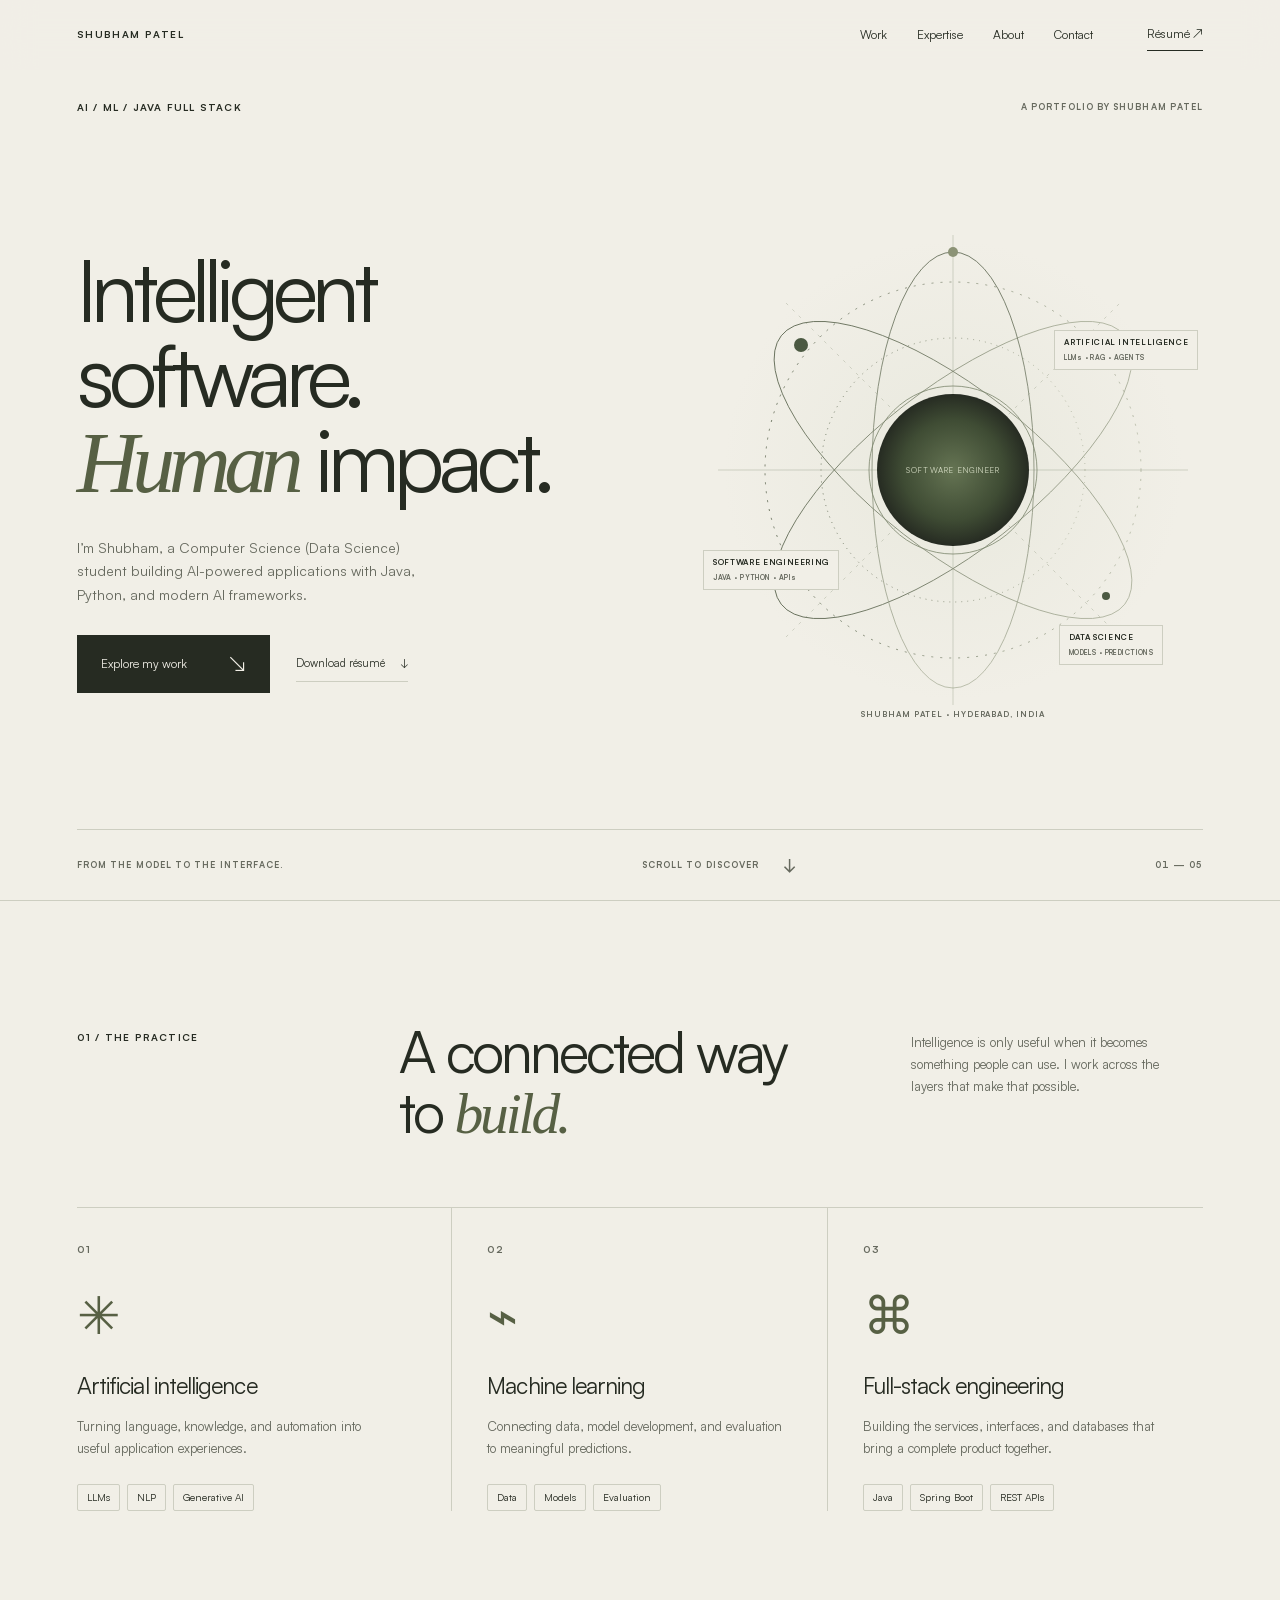
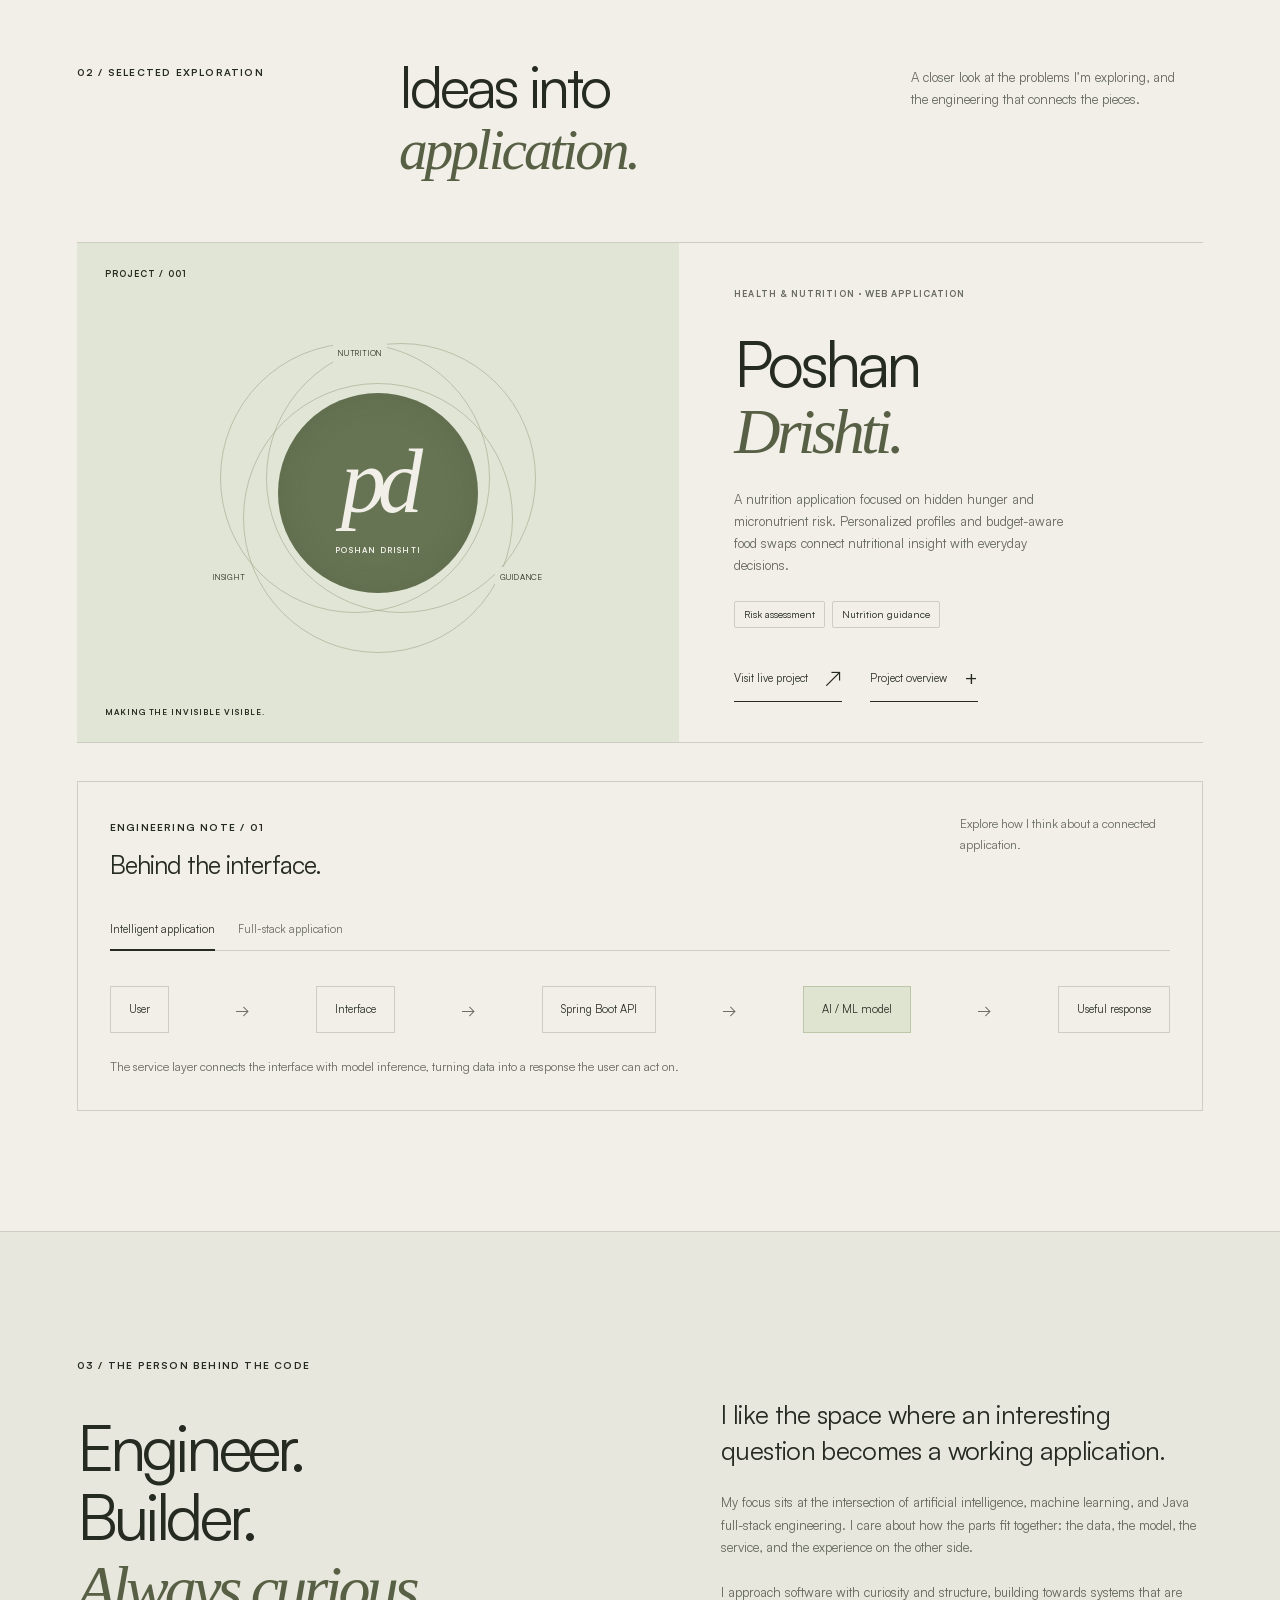
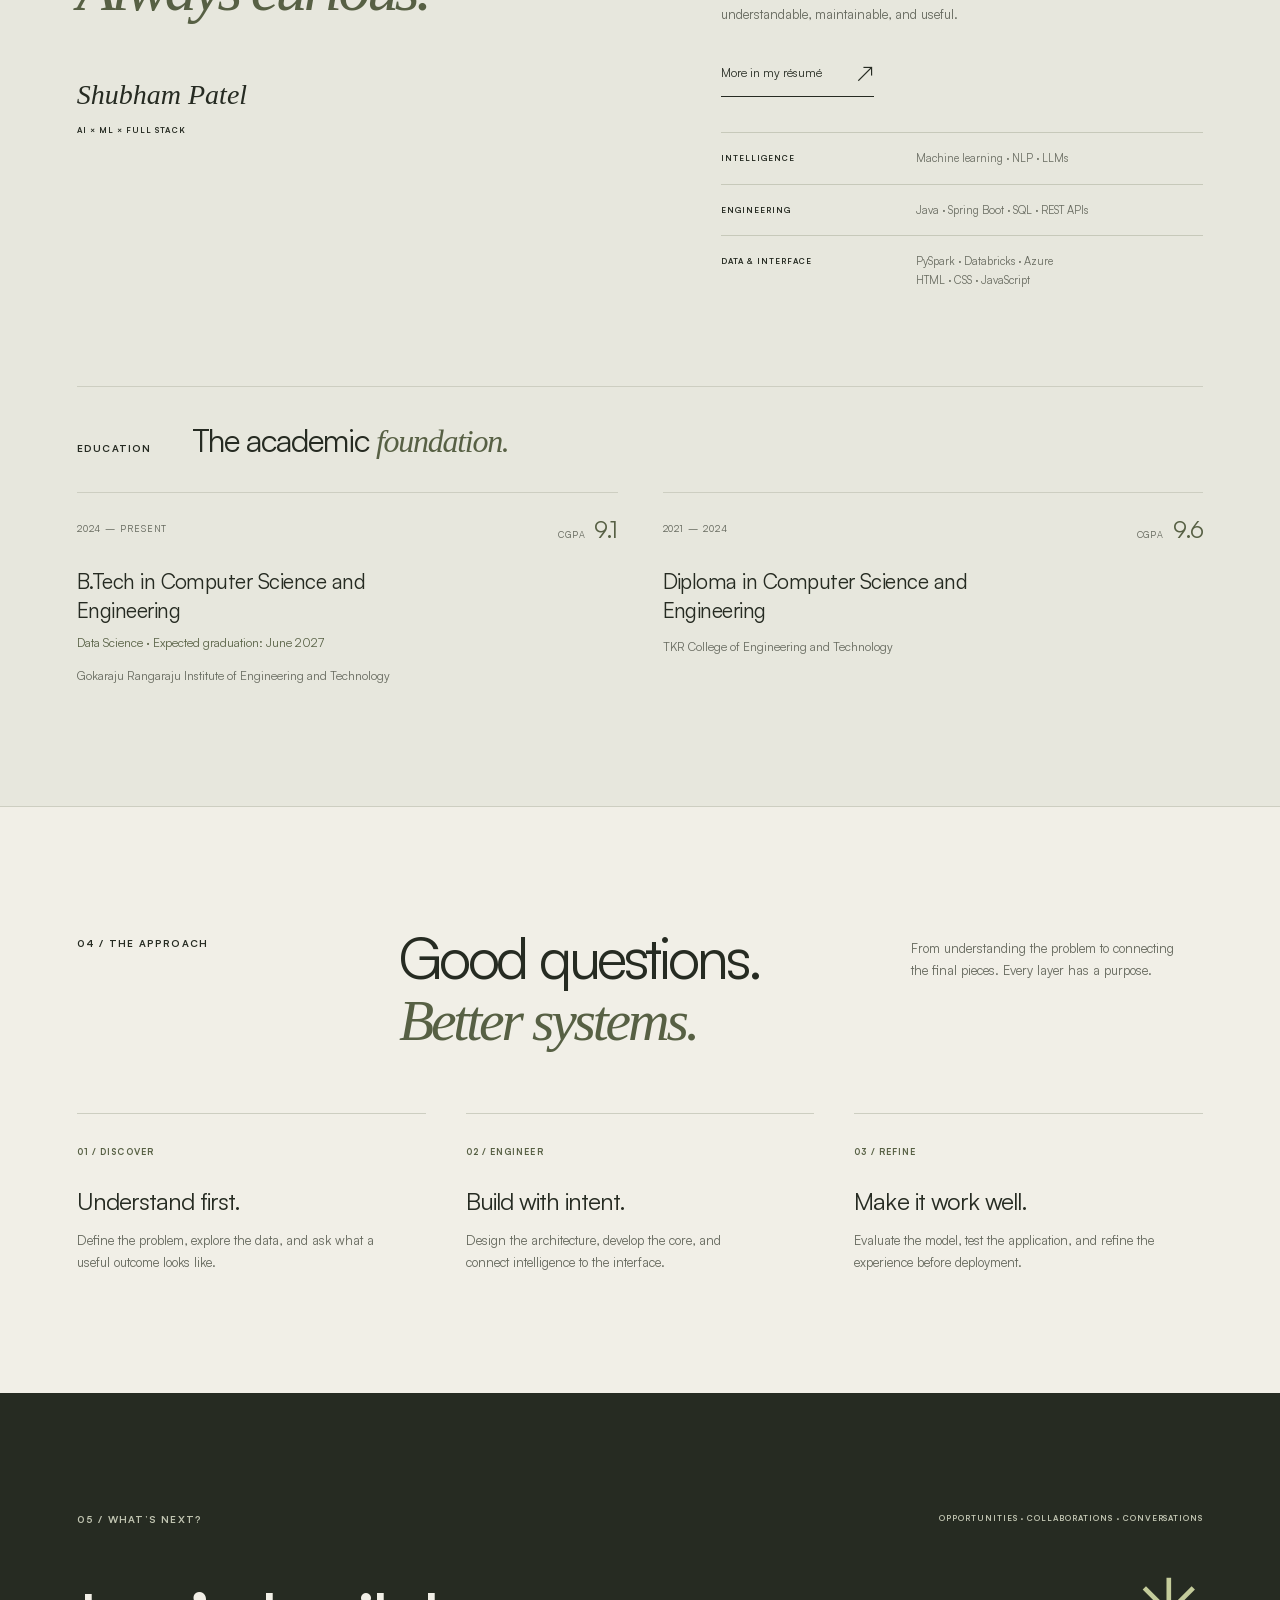
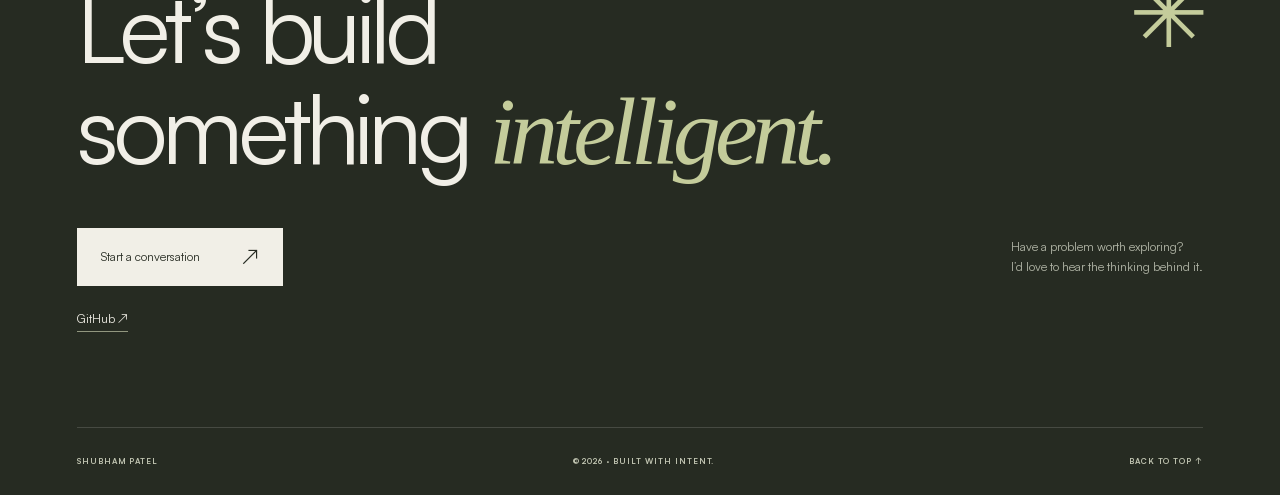
<file: public/index.html>
<!doctype html>
<html lang="en">
<head>
  <meta charset="utf-8">
  <meta name="viewport" content="width=device-width, initial-scale=1">
  <meta name="theme-color" content="#f1efe7">
  <meta name="description" content="Shubham Patel — AI, machine learning and Java full-stack engineering. Thoughtful software, from intelligence to interface.">
  <title>Shubham Patel — Intelligent Software, Thoughtfully Built</title>
  <link rel="icon" href="assets/favicon.svg" type="image/svg+xml">
  <link rel="stylesheet" href="styles.css">
  <script src="script.js" defer></script>
</head>
<body>
  <a class="skip-link" href="#main">Skip to content</a>
  <div class="reading-progress" aria-hidden="true"></div>
  <header class="header">
    <a class="wordmark" href="#home" aria-label="Shubham Patel, home"><span class="wordmark-name">SHUBHAM PATEL</span></a>
    <button class="menu-toggle" aria-expanded="false" aria-controls="navigation">Menu <span aria-hidden="true">+</span></button>
    <nav id="navigation" aria-label="Main navigation">
      <a href="#work">Work</a><a href="#capabilities">Expertise</a><a href="#about">About</a><a href="#contact">Contact</a>
      <a class="resume-link" data-resume href="assets/documents/Shubham-Patel-Resume.pdf" target="_blank" rel="noopener noreferrer">Résumé <span aria-hidden="true">↗</span></a>
    </nav>
  </header>
  <main id="main">
    <section class="hero wrap" id="home" aria-labelledby="hero-title">
      <div class="hero-kicker"><span class="eyebrow">AI / ML / JAVA FULL STACK</span><span class="edition">A PORTFOLIO BY SHUBHAM PATEL</span></div>
      <div class="hero-composition">
        <div class="hero-copy">
          <h1 id="hero-title">Intelligent<br>software.<br><em>Human</em> impact.</h1>
          <p class="hero-description">I’m Shubham, a Computer Science (Data Science) student building AI-powered applications with Java, Python, and modern AI frameworks.</p>
          <div class="hero-actions"><a class="button dark" href="#work">Explore my work <span aria-hidden="true">↘</span></a><a class="hero-resume" href="assets/documents/Shubham-Patel-Resume.pdf" download="Shubham-Patel-Resume.pdf">Download résumé <span aria-hidden="true">↓</span></a></div>
        </div>
        <div class="hero-art" aria-hidden="true">
          <svg class="orbital" viewBox="0 0 500 500" fill="none">
            <defs><radialGradient id="core"><stop stop-color="#657453"/><stop offset=".66" stop-color="#3f4c34"/><stop offset="1" stop-color="#262b22"/></radialGradient><linearGradient id="orbit"><stop stop-color="#555f49"/><stop offset="1" stop-color="#adb29d"/></linearGradient></defs>
            <g class="orbit-lines" stroke="url(#orbit)" stroke-width=".8">
              <circle cx="250" cy="250" r="188" stroke-dasharray="2 7"/>
              <ellipse cx="250" cy="250" rx="218" ry="81" transform="rotate(-38 250 250)"/>
              <ellipse cx="250" cy="250" rx="218" ry="81" transform="rotate(38 250 250)"/>
              <ellipse cx="250" cy="250" rx="218" ry="81" transform="rotate(90 250 250)"/>
              <circle cx="250" cy="250" r="132" stroke-dasharray="1 5"/>
            </g>
            <g stroke="#7c866c" stroke-width=".6" opacity=".5"><path d="M250 15V485M15 250H485"/><path d="M83 83L417 417M83 417L417 83" stroke-dasharray="3 6"/></g>
            <circle cx="250" cy="250" r="84" stroke="#7c866c" stroke-width=".8"/>
            <circle cx="250" cy="250" r="76" fill="url(#core)"/>
            <text x="250" y="253" text-anchor="middle" fill="#d4dbc3" font-family="Satoshi,Arial,sans-serif" font-size="8" letter-spacing="1.2">SOFTWARE ENGINEER</text>
            <g class="orbit-dot"><circle cx="98" cy="125" r="7" fill="#4b5942"/><circle cx="403" cy="376" r="4" fill="#4b5942"/><circle cx="250" cy="32" r="5" fill="#8c9376"/></g>
          </svg>
          <span class="art-label label-ai"><strong>ARTIFICIAL INTELLIGENCE</strong><small>LLMs · RAG · AGENTS</small></span><span class="art-label label-code"><strong>SOFTWARE ENGINEERING</strong><small>JAVA · PYTHON · APIs</small></span><span class="art-label label-product"><strong>DATA SCIENCE</strong><small>MODELS · PREDICTIONS</small></span>
          <span class="art-caption">SHUBHAM PATEL · HYDERABAD, INDIA</span>
        </div>
      </div>
      <div class="hero-bottom"><span>FROM THE MODEL TO THE INTERFACE.</span><a href="#capabilities">SCROLL TO DISCOVER <span aria-hidden="true">↓</span></a><span class="hero-number">01 — 05</span></div>
    </section>

    <section class="expertise section wrap" id="capabilities" aria-labelledby="expertise-title">
      <div class="section-heading reveal"><span class="eyebrow">01 / THE PRACTICE</span><h2 id="expertise-title">A connected way<br>to <em>build.</em></h2><p>Intelligence is only useful when it becomes something people can use. I work across the layers that make that possible.</p></div>
      <div class="expertise-grid">
        <article class="expertise-item reveal"><span class="item-number">01</span><span class="expertise-symbol" aria-hidden="true">✳</span><h3>Artificial intelligence</h3><p>Turning language, knowledge, and automation into useful application experiences.</p><div class="tags"><span>LLMs</span><span>NLP</span><span>Generative AI</span></div></article>
        <article class="expertise-item reveal"><span class="item-number">02</span><span class="expertise-symbol" aria-hidden="true">⌁</span><h3>Machine learning</h3><p>Connecting data, model development, and evaluation to meaningful predictions.</p><div class="tags"><span>Data</span><span>Models</span><span>Evaluation</span></div></article>
        <article class="expertise-item reveal"><span class="item-number">03</span><span class="expertise-symbol" aria-hidden="true">⌘</span><h3>Full-stack engineering</h3><p>Building the services, interfaces, and databases that bring a complete product together.</p><div class="tags"><span>Java</span><span>Spring Boot</span><span>REST APIs</span></div></article>
      </div>
    </section>

    <section class="work section wrap" id="work" aria-labelledby="work-title">
      <div class="section-heading reveal"><span class="eyebrow">02 / SELECTED EXPLORATION</span><h2 id="work-title">Ideas into<br><em>application.</em></h2><p>A closer look at the problems I’m exploring, and the engineering that connects the pieces.</p></div>
      <article class="project reveal">
        <div class="project-visual"><span class="eyebrow">PROJECT / 001</span><div class="nutrition-art" aria-hidden="true"><div class="nutrition-ring ring-one"></div><div class="nutrition-ring ring-two"></div><div class="nutrition-ring ring-three"></div><div class="nutrition-core">pd<span>POSHAN DRISHTI</span></div><span class="nutrition-label nl-one">NUTRITION</span><span class="nutrition-label nl-two">INSIGHT</span><span class="nutrition-label nl-three">GUIDANCE</span></div><span class="visual-caption">MAKING THE INVISIBLE VISIBLE.</span></div>
        <div class="project-copy"><span class="eyebrow">HEALTH & NUTRITION · WEB APPLICATION</span><h3>Poshan<br><em>Drishti.</em></h3><p>A nutrition application focused on hidden hunger and micronutrient risk. Personalized profiles and budget-aware food swaps connect nutritional insight with everyday decisions.</p><div class="tags"><span>Risk assessment</span><span>Nutrition guidance</span></div><div class="project-links"><a class="text-link" href="https://poshan-drishti-ivory.vercel.app/" target="_blank" rel="noopener noreferrer">Visit live project <span aria-hidden="true">↗</span></a><button class="text-link" id="project-open">Project overview <span aria-hidden="true">+</span></button></div></div>
      </article>
      <div class="system-lab reveal">
        <div class="lab-heading"><div><span class="eyebrow">ENGINEERING NOTE / 01</span><h3>Behind the interface.</h3></div><p>Explore how I think about a connected application.</p></div>
        <div class="system-controls" role="tablist" aria-label="Application architecture"><button role="tab" id="tab-intelligence" aria-controls="architecture-panel" aria-selected="true" data-system="intelligence">Intelligent application</button><button role="tab" id="tab-fullstack" aria-controls="architecture-panel" aria-selected="false" tabindex="-1" data-system="fullstack">Full-stack application</button></div>
        <div id="architecture-panel" role="tabpanel" aria-labelledby="tab-intelligence" tabindex="0"><div class="system-flow"><span>User</span><b aria-hidden="true">→</b><span>Interface</span><b aria-hidden="true">→</b><span>Spring Boot API</span><b aria-hidden="true">→</b><span class="system-dynamic">AI / ML model</span><b aria-hidden="true">→</b><span>Useful response</span></div><p class="system-description">The service layer connects the interface with model inference, turning data into a response the user can act on.</p></div>
      </div>
    </section>

    <section class="about section" id="about" aria-labelledby="about-title"><div class="wrap about-grid"><div class="about-title reveal"><span class="eyebrow">03 / THE PERSON BEHIND THE CODE</span><h2 id="about-title">Engineer.<br>Builder.<br><em>Always curious.</em></h2><div class="about-signature">Shubham Patel<span>AI × ML × FULL STACK</span></div></div><div class="about-content reveal"><p class="large-copy">I like the space where an interesting question becomes a working application.</p><p>My focus sits at the intersection of artificial intelligence, machine learning, and Java full-stack engineering. I care about how the parts fit together: the data, the model, the service, and the experience on the other side.</p><p>I approach software with curiosity and structure, building towards systems that are understandable, maintainable, and useful.</p><a class="text-link" data-resume href="assets/documents/Shubham-Patel-Resume.pdf" target="_blank" rel="noopener noreferrer">More in my résumé <span aria-hidden="true">↗</span></a><div class="stack-list"><div><span>INTELLIGENCE</span><p>Machine learning · NLP · LLMs</p></div><div><span>ENGINEERING</span><p>Java · Spring Boot · SQL · REST APIs</p></div><div><span>DATA & INTERFACE</span><p>PySpark · Databricks · Azure<br>HTML · CSS · JavaScript</p></div></div></div></div>
      <div class="wrap education" aria-labelledby="education-title">
        <div class="education-heading reveal">
          <span class="eyebrow">EDUCATION</span>
          <h3 id="education-title">The academic <em>foundation.</em></h3>
        </div>
        <div class="education-grid">
          <article class="education-item reveal">
            <div class="education-meta"><span>2024 — PRESENT</span><span class="education-grade">CGPA <strong>9.1</strong></span></div>
            <h4>B.Tech in Computer Science and Engineering</h4>
            <p class="education-specialization">Data Science · Expected graduation: June 2027</p>
            <p class="education-college">Gokaraju Rangaraju Institute of Engineering and Technology</p>
          </article>
          <article class="education-item reveal">
            <div class="education-meta"><span>2021 — 2024</span><span class="education-grade">CGPA <strong>9.6</strong></span></div>
            <h4>Diploma in Computer Science and Engineering</h4>
            <p class="education-college">TKR College of Engineering and Technology</p>
          </article>
        </div>
      </div>
    </section>

    <section class="process section wrap" aria-labelledby="process-title"><div class="section-heading reveal"><span class="eyebrow">04 / THE APPROACH</span><h2 id="process-title">Good questions.<br><em>Better systems.</em></h2><p>From understanding the problem to connecting the final pieces. Every layer has a purpose.</p></div><div class="process-grid"><article class="reveal"><span>01 / DISCOVER</span><h3>Understand first.</h3><p>Define the problem, explore the data, and ask what a useful outcome looks like.</p></article><article class="reveal"><span>02 / ENGINEER</span><h3>Build with intent.</h3><p>Design the architecture, develop the core, and connect intelligence to the interface.</p></article><article class="reveal"><span>03 / REFINE</span><h3>Make it work well.</h3><p>Evaluate the model, test the application, and refine the experience before deployment.</p></article></div></section>

    <section class="contact section" id="contact" aria-labelledby="contact-title"><div class="wrap"><div class="contact-top reveal"><span class="eyebrow">05 / WHAT’S NEXT?</span><span>OPPORTUNITIES · COLLABORATIONS · CONVERSATIONS</span></div><h2 class="reveal" id="contact-title">Let’s build<br>something <em>intelligent.</em><span class="contact-star" aria-hidden="true">✳</span></h2><div class="contact-actions reveal" id="contact-actions"><a class="button light" href="mailto:shubhampatel150805@gmail.com">Start a conversation <span aria-hidden="true">↗</span></a><p>Have a problem worth exploring?<br>I’d love to hear the thinking behind it.</p></div><footer><a href="#home">SHUBHAM PATEL</a><span>© <span id="year">2026</span> · BUILT WITH INTENT.</span><a href="#home">BACK TO TOP ↑</a></footer></div></section>
  </main>
  <dialog id="project-dialog" aria-labelledby="dialog-title"><div class="dialog-top"><span class="eyebrow">PROJECT OVERVIEW / 001</span><button class="dialog-close" aria-label="Close project details">×</button></div><h2 id="dialog-title">Poshan <em>Drishti.</em></h2><p class="large-copy">Hidden hunger risk assessment & nutrition guidance.</p><p>The live application introduces personalized nutrition profiles, a nutritional risk simulation, and budget-aware food swaps, with an IFCT 2017 food library and similarity matching.</p><div class="dialog-details"><h3>The focus</h3><p>Connecting risk assessment with understandable nutrition guidance.</p><h3>Explore the application</h3><p>Visit the live project to explore the experience. A detailed engineering case study will follow.</p><a class="text-link" href="https://poshan-drishti-ivory.vercel.app/" target="_blank" rel="noopener noreferrer">Open Poshan Drishti <span aria-hidden="true">↗</span></a></div><button class="button dark dialog-close">Back to the portfolio <span aria-hidden="true">↙</span></button></dialog>
</body>
</html>
</file>
<file: public/styles.css>
@font-face {
  font-family:Satoshi;
  src:url('assets/fonts/Satoshi-Regular.woff2') format('woff2');
  font-weight:400;
  font-display:swap;
}
@font-face {
  font-family:Satoshi;
  src:url('assets/fonts/Satoshi-Bold.woff2') format('woff2');
  font-weight:700;
  font-display:swap;
}
:root {
  --paper:#f1efe7;
  --ink:#262b22;
  --muted:#66695e;
  --line:#cdcec1;
  --olive:#576044;
  --ease:cubic-bezier(.22,1,.36,1);
  --header-height:70px;
}
* {
  box-sizing:border-box;
}
html {
  scroll-behavior:smooth;
  scroll-padding-top:calc(var(--header-height) + 24px);
}
body {
  margin:0;
  background:var(--paper);
  color:var(--ink);
  font-family:Satoshi,Arial,sans-serif;
  -webkit-font-smoothing:antialiased;
}
::selection {
  background:#cbd2ae;
  color:var(--ink);
}
a {
  color:inherit;
  text-decoration:none;
}
button {
  font:inherit;
  color:inherit;
  cursor:pointer;
}
button,a {
  -webkit-tap-highlight-color:transparent;
}
button:focus-visible,a:focus-visible,[tabindex]:focus-visible {
  outline:2px solid var(--olive);
  outline-offset:6px;
}
button {
  border:0;
}
p {
  line-height:1.7;
}
h1,h2,h3,p {
  margin:0;
}
h1,h2,h3 {
  font-weight:400;
}
em {
  font-family:Georgia,'Times New Roman',serif;
  font-weight:400;
}
svg {
  display:block;
  max-width:100%;
}
.wrap {
  max-width:1440px;
  margin:auto;
  padding-inline:6%;
}
.section {
  --section-space:120px;
  padding-block:var(--section-space);
  /* Align anchor navigation to the content rather than its decorative top padding. */
  scroll-margin-top:calc(-1 * var(--anchor-inset, var(--section-space)));
}
.eyebrow,.edition,.hero-bottom,.art-caption,.art-label,.item-number,.visual-caption,.project-note,.process-grid article>span,.stack-list>div>span,.contact-top>span:last-child,footer {
  font-size:10px;
  letter-spacing:.12em;
  font-weight:700;
}
.header {
  height:var(--header-height);
  padding-inline:6%;
  display:flex;
  align-items:center;
  justify-content:space-between;
  position:sticky;
  top:0;
  z-index:20;
  background:rgba(241,239,231,.94);
  border-bottom:1px solid transparent;
  transition:border-color .3s,box-shadow .3s;
  backdrop-filter:blur(16px);
}
.header.scrolled {
  border-color:var(--line);
  box-shadow:0 4px 30px #262b2205;
}
.wordmark {
  display:flex;
  align-items:center;
  font-family:Georgia,serif;
  font-size:35px;
  letter-spacing:-3px;
}
.wordmark-name {
  margin-left:0;
  font:700 10px Satoshi,Arial,sans-serif;
  letter-spacing:.14em;
}
.header nav {
  display:flex;
  gap:30px;
  align-items:center;
  font-size:12px;
}
.header nav>a {
  position:relative;
  padding-block:8px;
}
.header nav>a:after {
  content:'';
  position:absolute;
  left:0;
  bottom:2px;
  width:100%;
  height:1px;
  background:var(--ink);
  transform:scaleX(0);
  transform-origin:left;
  transition:transform .35s var(--ease);
}
.header nav>a:hover:after,.header nav>a[aria-current]:after {
  transform:scaleX(1);
}
.header nav .resume-link {
  margin-left:24px;
  border-bottom:1px solid var(--ink);
}
.menu-toggle {
  display:none;
}
.reading-progress {
  height:2px;
  background:var(--olive);
  position:fixed;
  left:0;
  top:0;
  right:0;
  transform:scaleX(0);
  transform-origin:left;
  z-index:30;
}
.skip-link {
  position:fixed;
  top:-70px;
  left:20px;
  background:var(--ink);
  color:var(--paper);
  padding:15px;
  z-index:40;
}
.skip-link:focus {
  top:10px;
}
.hero {
  min-height:calc(100svh - var(--header-height));
  display:flex;
  flex-direction:column;
}
.hero-kicker {
  display:flex;
  justify-content:space-between;
  padding-top:31px;
}
.edition {
  color:var(--muted);
  font-size:9px;
}
.hero-composition {
  display:grid;
  grid-template-columns:1.2fr 1fr;
  align-items:center;
  flex:1;
  padding-block:52px 55px;
  position:relative;
}
.hero h1 {
  font-size:clamp(65px,6.7vw,108px);
  letter-spacing:-.07em;
  line-height:.99;
  position:relative;
  z-index:2;
}
.hero h1 em {
  letter-spacing:-.075em;
  color:var(--olive);
}
.hero-description {
  font-size:14px;
  max-width:350px;
  margin-top:29px;
  color:var(--muted);
}
.button {
  display:inline-flex;
  align-items:center;
  justify-content:space-between;
  gap:42px;
  padding:18px 23px;
  font-size:12px;
  transition:background .3s,transform .3s var(--ease);
  border:1px solid transparent;
}
.button:hover {
  transform:translateY(-3px);
}
.button span {
  font-size:20px;
  line-height:1;
}
.dark {
  background:var(--ink);
  color:var(--paper);
}
.dark:hover {
  background:var(--olive);
}
.hero .button {
  margin-top:0;
}
.hero-actions {
  display:flex;
  align-items:center;
  flex-wrap:wrap;
  gap:20px 26px;
  margin-top:28px;
}
.hero-resume {
  font-size:11px;
  padding:10px 0;
  border-bottom:1px solid var(--line);
  transition:border-color .3s;
}
.hero-resume span {
  margin-left:12px;
}
.hero-resume:hover {
  border-color:var(--ink);
}
.hero-art {
  width:100%;
  max-width:500px;
  justify-self:end;
  position:relative;
  aspect-ratio:1;
  background:radial-gradient(ellipse at center,#d8dccb55,transparent 65%);
}
.orbital {
  width:100%;
  height:100%;
  will-change:transform;
}
.orbit-lines {
  transform-origin:250px 250px;
  animation:rotate 65s linear infinite;
}
.orbit-dot {
  transform-origin:250px 250px;
  animation:rotate 40s linear infinite reverse;
}
.art-label {
  position:absolute;
  font-size:8px;
  background:var(--paper);
  padding:6px 9px;
  border:1px solid var(--line);
}
.art-label strong {
  display:block;
  font-weight:700;
  font-size:8px;
  letter-spacing:.08em;
}
.art-label small {
  display:block;
  margin-top:5px;
  font-size:7px;
  color:var(--muted);
  letter-spacing:.06em;
}
.label-ai {
  top:22%;
  right:1%;
}
.label-code {
  bottom:26%;
  left:0;
}
.label-product {
  bottom:11%;
  right:8%;
}
.art-caption {
  position:absolute;
  bottom:0;
  left:0;
  right:0;
  text-align:center;
  font-size:8px;
  color:var(--muted);
}
.hero-bottom {
  border-top:1px solid var(--line);
  padding-block:24px;
  display:flex;
  align-items:center;
  justify-content:space-between;
  font-size:9px;
  color:var(--muted);
}
.hero-bottom a {
  display:flex;
  align-items:center;
  gap:24px;
}
.hero-bottom a span {
  font-size:16px;
  animation:nudge 3s ease-in-out infinite;
}
.hero-number {
  font-variant-numeric:tabular-nums;
}
.section-heading {
  display:grid;
  grid-template-columns:1fr 1.65fr 1fr;
  gap:30px;
  align-items:start;
  margin-bottom:62px;
}
.section-heading>.eyebrow {
  padding-top:10px;
}
.section-heading h2 {
  font-size:clamp(43px,4.5vw,70px);
  line-height:1.05;
  letter-spacing:-.055em;
}
.section-heading h2 em {
  color:var(--olive);
}
.section-heading>p {
  font-size:13px;
  color:var(--muted);
  padding-top:10px;
  max-width:270px;
}
.expertise {
  border-top:1px solid var(--line);
}
.expertise-grid {
  display:grid;
  grid-template-columns:repeat(3,1fr);
}
.expertise-item {
  padding:28px 35px 0;
  border-top:1px solid var(--line);
  border-right:1px solid var(--line);
  position:relative;
}
.expertise-item:first-child {
  padding-left:0;
}
.expertise-item:last-child {
  border-right:0;
  padding-right:0;
}
.item-number {
  color:var(--muted);
}
.expertise-symbol {
  display:block;
  font-size:52px;
  line-height:1;
  margin:30px 0;
  color:var(--olive);
  transition:transform .6s var(--ease);
}
.expertise-item:hover .expertise-symbol {
  transform:translateX(8px) rotate(12deg);
}
.expertise-item h3 {
  font-size:23px;
  letter-spacing:-.04em;
  margin-bottom:14px;
}
.expertise-item>p {
  font-size:13px;
  color:var(--muted);
  max-width:295px;
}
.tags {
  display:flex;
  flex-wrap:wrap;
  gap:7px;
  margin-top:25px;
}
.tags span {
  border:1px solid var(--line);
  padding:6px 9px;
  font-size:10px;
  border-radius:2px;
}
.work {
  --anchor-inset:25px;
  padding-top:25px;
}
.project {
  display:grid;
  grid-template-columns:1.15fr 1fr;
  min-height:490px;
  border-block:1px solid var(--line);
}
.project-visual {
  background:#e1e5d5;
  position:relative;
  display:flex;
  align-items:center;
  justify-content:center;
  overflow:hidden;
  min-height:470px;
}
.project-visual>.eyebrow {
  position:absolute;
  top:25px;
  left:28px;
  font-size:9px;
}
.visual-caption {
  position:absolute;
  bottom:24px;
  left:28px;
  font-size:8px;
}
.nutrition-art {
  position:relative;
  width:310px;
  height:310px;
  transition:transform .9s var(--ease);
}
.project:hover .nutrition-art {
  transform:scale(1.05) rotate(-4deg);
}
.nutrition-ring {
  position:absolute;
  border:1px solid #8d98777a;
  border-radius:50%;
  inset:20px;
}
.ring-one {
  transform:translate(-23px,-15px);
}
.ring-two {
  transform:translate(23px,-15px);
}
.ring-three {
  transform:translate(0,25px);
}
.nutrition-core {
  position:absolute;
  inset:55px;
  background:#667453;
  color:var(--paper);
  border-radius:50%;
  display:flex;
  flex-direction:column;
  align-items:center;
  justify-content:center;
  font:italic 90px Georgia,serif;
  letter-spacing:-8px;
  box-shadow:inset 0 0 30px #35412a25;
}
.nutrition-core span {
  font:700 8px Satoshi,Arial,sans-serif;
  letter-spacing:.15em;
  margin-top:12px;
}
.nutrition-label {
  position:absolute;
  font-size:8px;
  letter-spacing:.1em;
  background:#e1e5d5;
  padding:5px;
}
.nl-one {
  top:5px;
  left:110px;
}
.nl-two {
  left:-15px;
  bottom:60px;
}
.nl-three {
  right:-15px;
  bottom:60px;
}
.project-copy {
  padding:45px 0 40px 55px;
  display:flex;
  flex-direction:column;
  align-items:start;
}
.project-copy>.eyebrow {
  font-size:9px;
  color:var(--muted);
}
.project-copy h3 {
  font-size:64px;
  letter-spacing:-.06em;
  line-height:1.03;
  margin-top:30px;
}
.project-copy h3 em {
  color:var(--olive);
}
.project-copy>p:not(.project-note) {
  font-size:13px;
  color:var(--muted);
  max-width:345px;
  margin-top:23px;
}
.project-note {
  font-size:9px;
  color:var(--muted);
  margin-block:23px;
}
.text-link {
  display:inline-flex;
  align-items:center;
  justify-content:space-between;
  gap:35px;
  padding:9px 0;
  background:none;
  border-bottom:1px solid var(--ink);
  font-size:12px;
  transition:gap .35s var(--ease);
}
.text-link:hover {
  gap:48px;
}
.text-link span {
  font-size:20px;
}
.system-lab {
  margin-top:38px;
  border:1px solid var(--line);
  padding:32px;
}
.lab-heading {
  display:flex;
  justify-content:space-between;
  gap:25px;
}
.lab-heading h3 {
  margin-top:12px;
  font-size:25px;
  letter-spacing:-.04em;
}
.lab-heading>p {
  font-size:12px;
  color:var(--muted);
  max-width:210px;
}
.system-controls {
  display:flex;
  gap:23px;
  border-bottom:1px solid var(--line);
  margin-top:28px;
}
.system-controls button {
  background:none;
  padding:12px 0;
  font-size:11px;
  color:var(--muted);
  border-bottom:2px solid transparent;
  margin-bottom:-1px;
}
.system-controls button[aria-selected=true] {
  border-color:var(--ink);
  color:var(--ink);
}
.system-flow {
  display:flex;
  align-items:center;
  justify-content:space-between;
  gap:12px;
  padding-block:35px 24px;
}
.system-flow>span {
  border:1px solid var(--line);
  padding:15px 18px;
  font-size:11px;
  white-space:nowrap;
}
.system-flow>span:nth-last-child(3) {
  background:#dfe4d0;
  border-color:#bec6aa;
}
.system-flow>b {
  font-weight:400;
  color:var(--muted);
}
.system-description {
  font-size:12px;
  color:var(--muted);
  max-width:620px;
}
.system-dynamic {
  transition:background .3s;
}
.about {
  background:#e7e7dd;
  border-block:1px solid var(--line);
}
.about-grid {
  display:grid;
  grid-template-columns:1.15fr 1fr;
  gap:90px;
}
.about h2 {
  font-size:clamp(48px,5vw,78px);
  letter-spacing:-.06em;
  line-height:1.09;
  margin-top:38px;
}
.about h2 em {
  color:var(--olive);
}
.about-signature {
  font:italic 28px Georgia,serif;
  margin-top:55px;
}
.about-signature span {
  display:block;
  font:700 8px Satoshi,Arial,sans-serif;
  letter-spacing:.13em;
  margin-top:14px;
}
.about-content .large-copy {
  font-size:26px;
  letter-spacing:-.025em;
  line-height:1.4;
  margin-top:44px;
  color:var(--ink);
}
.about-content>p {
  font-size:13px;
  color:var(--muted);
  margin-bottom:23px;
}
.about-content .text-link {
  margin-top:3px;
}
.stack-list {
  margin-top:35px;
}
.stack-list>div {
  display:grid;
  grid-template-columns:1fr 1.6fr;
  gap:15px;
  border-top:1px solid #c7c9ba;
  padding-block:16px;
}
.stack-list>div>span {
  font-size:8px;
  padding-top:4px;
}
.stack-list p {
  font-size:11px;
  color:var(--muted);
}
.education {
  margin-top:80px;
}
.education-heading {
  border-top:1px solid var(--line);
  padding-top:32px;
  display:flex;
  align-items:baseline;
  gap:40px;
  margin-bottom:30px;
}
.education-heading h3 {
  font-size:32px;
  letter-spacing:-.04em;
}
.education-heading em {
  color:var(--olive);
}
.education-grid {
  display:grid;
  grid-template-columns:repeat(2,minmax(0,1fr));
  gap:45px;
}
.education-item {
  border-top:1px solid var(--line);
  padding-top:20px;
}
.education-meta {
  display:flex;
  align-items:center;
  justify-content:space-between;
  gap:20px;
  font-size:9px;
  letter-spacing:.1em;
  color:var(--muted);
}
.education-grade strong {
  font-size:24px;
  font-weight:400;
  letter-spacing:-.04em;
  color:var(--olive);
  margin-left:5px;
}
.education-item h4 {
  font-size:21px;
  font-weight:400;
  line-height:1.4;
  letter-spacing:-.025em;
  margin:22px 0 8px;
  max-width:380px;
}
.education-specialization {
  color:var(--olive);
  font-size:12px;
}
.education-college {
  color:var(--muted);
  font-size:12px;
  margin-top:12px;
  max-width:360px;
}
.process-grid {
  display:grid;
  grid-template-columns:repeat(3,1fr);
  gap:40px;
}
.process-grid article {
  border-top:1px solid var(--line);
  padding-top:24px;
}
.process-grid article>span {
  font-size:9px;
  color:var(--olive);
}
.process-grid h3 {
  font-size:24px;
  letter-spacing:-.04em;
  margin-block:25px 12px;
}
.process-grid p {
  font-size:13px;
  color:var(--muted);
  max-width:300px;
}
.contact {
  background:var(--ink);
  color:var(--paper);
  padding-bottom:0;
  overflow:hidden;
}
.contact-top {
  display:flex;
  justify-content:space-between;
  color:#c0c4b1;
}
.contact-top>span:last-child {
  font-size:8px;
}
.contact h2 {
  font-size:clamp(58px,7.5vw,115px);
  line-height:1.05;
  letter-spacing:-.06em;
  margin-top:50px;
  position:relative;
}
.contact h2 em {
  color:#c4cc9b;
}
.contact-star {
  position:absolute;
  right:0;
  top:-15px;
  font-size:95px;
  color:#c4cc9b;
  transition:transform 1s var(--ease);
}
.contact:hover .contact-star {
  transform:rotate(90deg);
}
.contact-actions {
  display:flex;
  align-items:center;
  justify-content:space-between;
  margin-top:45px;
  gap:30px;
}
.light {
  background:var(--paper);
  color:var(--ink);
}
.light:hover {
  background:#c4cc9b;
}
.contact-actions p {
  font-size:12px;
  color:#b4b8a9;
  max-width:280px;
}
.social-links {
  display:flex;
  gap:20px;
  margin-top:25px;
  font-size:12px;
}
.social-links a {
  border-bottom:1px solid #91967f;
  padding-bottom:4px;
}
footer {
  display:flex;
  justify-content:space-between;
  gap:20px;
  border-top:1px solid #ffffff25;
  margin-top:95px;
  padding-block:28px;
  font-size:8px;
  color:#c0c4b1;
}
dialog {
  background:var(--paper);
  color:var(--ink);
  border:1px solid var(--line);
  padding:35px;
  width:min(620px,calc(100% - 32px));
  max-height:85svh;
  overscroll-behavior:contain;
}
dialog::backdrop {
  background:#171c16aa;
  backdrop-filter:blur(5px);
}
.dialog-top {
  display:flex;
  justify-content:space-between;
  align-items:center;
}
.dialog-top .dialog-close {
  font-size:30px;
  background:none;
  padding:0 8px;
}
dialog h2 {
  font-size:52px;
  letter-spacing:-.05em;
  margin-block:25px;
}
dialog h2 em {
  color:var(--olive);
}
dialog p {
  font-size:13px;
  color:var(--muted);
  margin-bottom:15px;
}
dialog .large-copy {
  font-size:20px;
  color:var(--ink);
}
.dialog-details {
  border-block:1px solid var(--line);
  padding:22px 0;
  margin-block:25px;
}
.dialog-details h3 {
  font-size:16px;
  margin-bottom:8px;
}
.dialog-details p:last-child {
  margin-bottom:0;
}
body:has(dialog[open]) {
  overflow:hidden;
}
.reveal {
  opacity:1;
  transform:none;
}
.motion-ready .reveal {
  opacity:0;
  transform:translateY(26px);
  transition:opacity .85s var(--ease),transform .85s var(--ease);
  transition-delay:var(--delay,0ms);
}
.motion-ready .reveal.visible {
  opacity:1;
  transform:none;
}
@keyframes rotate {
  to {
    transform:rotate(360deg);
  }
}
@keyframes nudge {
  0%,100% {
    transform:translateY(0);
  }
  50% {
    transform:translateY(5px);
  }
}
.project-links {
  display:flex;
  flex-wrap:wrap;
  gap:18px 28px;
  margin-top:28px;
}
.project-links .text-link {
  font-size:11px;
  gap:17px;
}
@media(min-width:1600px) {
  .header {
    padding-inline:max(6%,calc((100% - 1268px)/2));
  }
  .hero-composition {
    padding-block:70px;
  }
}
@media(max-width:1000px) {
  :root {
    --header-height:58px;
  }
  .wrap {
    padding-inline:5%;
  }
  .header {
    padding-inline:5%;
  }
  .hero h1 {
    font-size:clamp(58px,7.8vw,85px);
  }
  .hero-composition {
    grid-template-columns:1.3fr 1fr;
    padding-block:70px;
  }
  .hero-art {
    margin-right:-10px;
  }
  .section {
    --section-space:85px;
  }
  .section-heading {
    grid-template-columns:1fr 2fr;
    gap:25px;
  }
  .section-heading>p {
    grid-column:2;
    max-width:360px;
    padding-top:0;
  }
  .expertise-item {
    padding-inline:22px;
  }
  .expertise-item h3 {
    font-size:20px;
  }
  .project-copy {
    padding-left:35px;
  }
  .project-copy h3 {
    font-size:56px;
  }
  .system-flow>span {
    padding:12px 9px;
    font-size:10px;
  }
  .about-grid {
    gap:45px;
  }
  .about h2 {
    font-size:56px;
  }
  .contact-star {
    font-size:65px;
  }
  .work {
    --anchor-inset:20px;
    padding-top:20px;
  }
}
@media(max-width:680px) {
  :root {
    --header-height:52px;
  }
  .wrap {
    padding-inline:6%;
  }
  .header {
    padding-inline:6%;
  }
  .wordmark-name {
    display:block;
    font-size:9px;
    margin-left:0;
  }
  .menu-toggle {
    display:flex;
    gap:18px;
    align-items:center;
    background:none;
    padding:12px 0 12px 15px;
    font-size:12px;
  }
  .menu-toggle span {
    font-size:23px;
    transition:transform .3s;
  }
  .menu-toggle[aria-expanded=true] span {
    transform:rotate(45deg);
  }
  .header nav {
    display:none;
    position:absolute;
    top:calc(var(--header-height) - 1px);
    left:0;
    right:0;
    background:var(--paper);
    border-bottom:1px solid var(--line);
    padding:20px 6% 30px;
    flex-direction:column;
    align-items:stretch;
    gap:8px;
    box-shadow:0 18px 30px #262b2210;
  }
  .header nav.open {
    display:flex;
  }
  .header nav>a {
    padding:12px 0;
    font-size:18px;
  }
  .header nav .resume-link {
    margin:6px 0 0;
    align-self:flex-start;
    font-size:13px;
  }
  .header nav>a:after {
    display:none;
  }
  .hero {
    min-height:auto;
  }
  .hero-kicker {
    padding-top:25px;
  }
  .eyebrow {
    font-size:9px;
  }
  .edition {
    display:none;
  }
  .hero-composition {
    grid-template-columns:1fr;
    padding-block:35px 20px;
  }
  .hero h1 {
    font-size:clamp(53px,11.8vw,80px);
    line-height:1.02;
  }
  .hero-description {
    font-size:13px;
    max-width:290px;
    margin-top:24px;
  }
  .hero .button {
    margin-top:0;
  }
  .hero-actions {
    margin-top:22px;
  }
  .hero-art {
    width:92%;
    margin:35px auto 12px;
    max-width:330px;
    justify-self:center;
  }
  .art-caption {
    font-size:6px;
  }
  .art-label {
    font-size:6px;
  }
  .art-label strong {
    font-size:6px;
  }
  .art-label small {
    font-size:5px;
    margin-top:4px;
  }
  .hero-bottom {
    font-size:7px;
    padding-block:22px;
  }
  .hero-bottom a {
    gap:12px;
  }
  .hero-number {
    display:none;
  }
  .section {
    --section-space:65px;
  }
  .section-heading {
    display:block;
    margin-bottom:35px;
  }
  .section-heading h2 {
    font-size:46px;
    margin-top:24px;
  }
  .section-heading>p {
    font-size:13px;
    margin-top:22px;
    max-width:340px;
  }
  .expertise-grid {
    grid-template-columns:1fr;
  }
  .expertise-item,.expertise-item:first-child,.expertise-item:last-child {
    padding:25px 0 30px;
    border-right:0;
    display:grid;
    grid-template-columns:48px 1fr;
    column-gap:15px;
  }
  .expertise-item .item-number {
    grid-column:1;
    grid-row:1;
  }
  .expertise-symbol {
    grid-column:1;
    grid-row:2/5;
    font-size:35px;
    margin:12px 0;
  }
  .expertise-item h3 {
    grid-column:2;
    font-size:22px;
  }
  .expertise-item>p,.expertise-item .tags {
    grid-column:2;
  }
  .expertise-item .tags {
    margin-top:18px;
  }
  .work {
    --anchor-inset:0px;
    padding-top:0;
  }
  .project {
    grid-template-columns:1fr;
  }
  .project-visual {
    min-height:360px;
  }
  .nutrition-art {
    transform:scale(.85);
  }
  .project:hover .nutrition-art {
    transform:scale(.9) rotate(-4deg);
  }
  .project-copy {
    padding:30px 0;
  }
  .project-copy h3 {
    font-size:55px;
    margin-top:24px;
  }
  .project-copy>p:not(.project-note) {
    max-width:100%;
  }
  .system-lab {
    padding:22px;
    margin-top:28px;
  }
  .lab-heading {
    display:block;
  }
  .lab-heading>p {
    max-width:100%;
    margin-top:15px;
  }
  .system-controls {
    gap:18px;
  }
  .system-controls button {
    font-size:10px;
    text-align:left;
  }
  .system-flow {
    flex-direction:column;
    gap:10px;
    padding-block:25px;
  }
  .system-flow>span {
    width:100%;
    text-align:center;
    font-size:12px;
  }
  .system-flow>b {
    transform:rotate(90deg);
    line-height:1;
  }
  .about-grid {
    grid-template-columns:1fr;
    gap:0;
  }
  .about h2 {
    font-size:54px;
    margin-top:28px;
  }
  .about-signature {
    margin-top:30px;
  }
  .about-content .large-copy {
    margin-top:40px;
    font-size:25px;
  }
  .stack-list>div {
    grid-template-columns:1fr 1.5fr;
  }
  .education {
    margin-top:45px;
  }
  .education-heading {
    display:block;
  }
  .education-heading h3 {
    margin-top:18px;
    font-size:29px;
  }
  .education-grid {
    grid-template-columns:1fr;
    gap:28px;
  }
  .process-grid {
    grid-template-columns:1fr;
    gap:28px;
  }
  .process-grid h3 {
    margin-block:18px 10px;
  }
  .process-grid p {
    max-width:100%;
  }
  .contact-top>span:last-child {
    display:none;
  }
  .contact h2 {
    font-size:clamp(40px,9vw,60px);
    margin-top:32px;
  }
  .contact-star {
    position:static;
    display:block;
    font-size:55px;
    margin-top:25px;
    width:60px;
  }
  .contact-actions {
    align-items:start;
    flex-direction:column;
    margin-top:25px;
    gap:25px;
  }
  .contact-actions .button {
    font-size:11px;
    padding:16px 18px;
    gap:25px;
  }
  footer {
    flex-wrap:wrap;
    margin-top:60px;
    row-gap:20px;
  }
  footer>span {
    order:3;
    width:100%;
    font-size:7px;
  }
  dialog {
    padding:25px;
  }
  dialog h2 {
    font-size:42px;
  }
  .social-links {
    flex-wrap:wrap;
  }
}
@media(prefers-reduced-motion:reduce) {
  html {
    scroll-behavior:auto;
  }
  *,*::before,*::after {
    animation:none!important;
    transition:none!important;
  }
  .motion-ready .reveal {
    opacity:1;
    transform:none;
  }
  .orbital {
    will-change:auto;
  }
}
</file>
